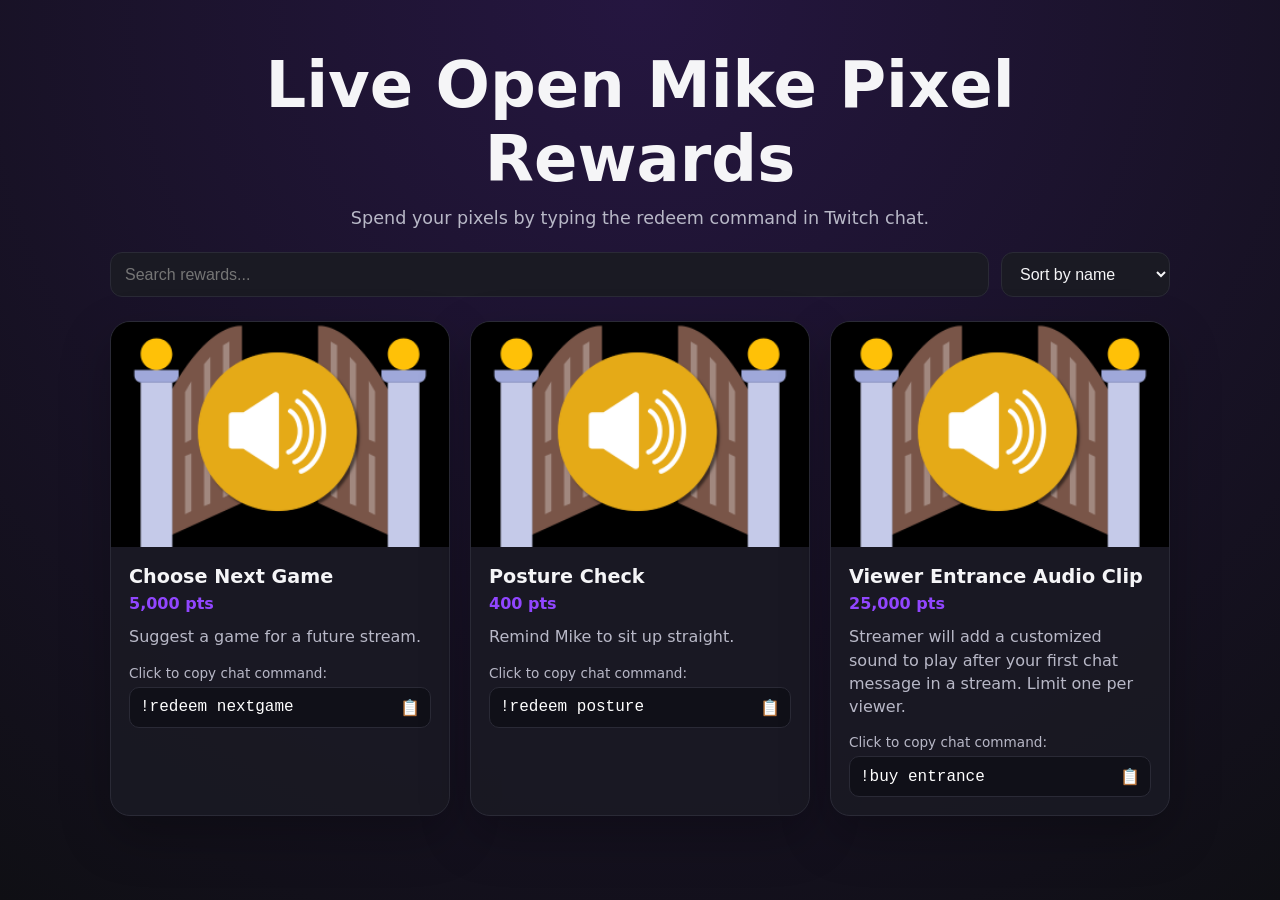
<file: index.html>
<!doctype html>
<html lang="en">
<head>
  <meta charset="utf-8" />
  <meta name="viewport" content="width=device-width, initial-scale=1" />
  <title>Stream Rewards</title>
  <style>
    :root {
      --bg: #0f0f14;
      --card: #1a1a23;
      --text: #f5f5f7;
      --muted: #b8b8c7;
      --accent: #9146ff;
      --border: #2a2a36;
    }

    * {
      box-sizing: border-box;
    }

    body {
      margin: 0;
      font-family: system-ui, -apple-system, BlinkMacSystemFont, "Segoe UI", sans-serif;
      background: radial-gradient(circle at top, #251640, var(--bg));
      color: var(--text);
      min-height: 100vh;
    }

    header {
      max-width: 1100px;
      margin: 0 auto;
      padding: 48px 20px 24px;
      text-align: center;
    }

    h1 {
      margin: 0 0 12px;
      font-size: clamp(2rem, 5vw, 4rem);
    }

    .subtitle {
      margin: 0;
      color: var(--muted);
      font-size: 1.1rem;
    }

    .toolbar {
      max-width: 1100px;
      margin: 0 auto 24px;
      padding: 0 20px;
      display: flex;
      gap: 12px;
      flex-wrap: wrap;
    }

    input, select {
      background: var(--card);
      color: var(--text);
      border: 1px solid var(--border);
      border-radius: 12px;
      padding: 12px 14px;
      font-size: 1rem;
    }

    input {
      flex: 1;
      min-width: 220px;
    }

    main {
      max-width: 1100px;
      margin: 0 auto;
      padding: 0 20px 48px;
      display: grid;
      grid-template-columns: repeat(auto-fill, minmax(280px, 1fr));
      gap: 20px;
    }

    .card {
      background: rgba(26, 26, 35, 0.92);
      border: 1px solid var(--border);
      border-radius: 20px;
      overflow: hidden;
      box-shadow: 0 20px 50px rgba(0,0,0,0.25);
    }

    .card img {
      width: 100%;
      aspect-ratio: 3 / 2;
      object-fit: cover;
      display: block;
      background: #222;
    }

    .card-body {
      padding: 18px;
    }

.name-row {
  margin-bottom: 6px;
}

    h2 {
      margin: 0;
      font-size: 1.2rem;
    }

.cost {
  display: inline-block;
  color: var(--accent);
  font-weight: 800;
  margin-bottom: 12px;
}

    .description {
      color: var(--muted);
      line-height: 1.45;
      margin: 0 0 16px;
    }

    .command-label {
      color: var(--muted);
      font-size: 0.85rem;
      margin-bottom: 6px;
    }

    .command-box {
  width: 100%;
  display: flex;
  align-items: center;
  justify-content: space-between;
  gap: 10px;
  background: #101018;
  border: 1px solid var(--border);
  border-radius: 10px;
  padding: 10px;
  color: #fff;
  cursor: pointer;
  font: inherit;
  text-align: left;
}

.command-box code {
  background: transparent;
  border: 0;
  padding: 0;
  color: #fff;
  overflow-wrap: anywhere;
  font-family: ui-monospace, SFMono-Regular, Menlo, Monaco, Consolas, "Liberation Mono", monospace;
}

.copy-icon {
  flex: 0 0 auto;
  color: var(--muted);
  font-size: 1rem;
}

.command-box:hover {
  border-color: var(--accent);
}

.command-box.copied {
  border-color: var(--accent);
}

    code {
      display: block;
      background: #101018;
      border: 1px solid var(--border);
      border-radius: 10px;
      padding: 10px;
      color: #fff;
      overflow-wrap: anywhere;
    }

    .empty {
      grid-column: 1 / -1;
      text-align: center;
      color: var(--muted);
      padding: 40px;
    }
  </style>
</head>
<body>
  <header>
    <h1>Live Open Mike Pixel Rewards</h1>
    <p class="subtitle">Spend your pixels by typing the redeem command in Twitch chat.</p>
  </header>

  <section class="toolbar">
    <input id="search" type="search" placeholder="Search rewards..." />
    <select id="sort">
      <option value="name">Sort by name</option>
      <option value="cost-low">Cost: low to high</option>
      <option value="cost-high">Cost: high to low</option>
    </select>
  </section>

  <main id="rewards"></main>

  <script>
    const rewardsEl = document.querySelector("#rewards");
    const searchEl = document.querySelector("#search");
    const sortEl = document.querySelector("#sort");

    let rewards = [];

    async function loadRewards() {
      const response = await fetch("rewards.json");
      rewards = await response.json();
      renderRewards();
    }

    function renderRewards() {
      const query = searchEl.value.toLowerCase().trim();
      const sort = sortEl.value;

      let visibleRewards = rewards.filter((reward) => {
        return (
          reward.name.toLowerCase().includes(query) ||
          reward.description.toLowerCase().includes(query) ||
          reward.command.toLowerCase().includes(query)
        );
      });

      visibleRewards.sort((a, b) => {
        if (sort === "cost-low") return a.cost - b.cost;
        if (sort === "cost-high") return b.cost - a.cost;
        return a.name.localeCompare(b.name);
      });

      if (visibleRewards.length === 0) {
        rewardsEl.innerHTML = `<div class="empty">No rewards found.</div>`;
        return;
      }

      rewardsEl.innerHTML = visibleRewards.map((reward) => `
        <article class="card">
          <img src="${reward.thumbnail}" alt="${reward.name}">
          <div class="card-body">
<div class="name-row">
  <h2>${reward.name}</h2>
</div>
<div class="cost">${reward.cost.toLocaleString()} pts</div>
<p class="description">${reward.description}</p>
<div class="command-label">Click to copy chat command:</div>
<button class="command-box" type="button" data-command="${reward.command}">
  <code>${reward.command}</code>
  <span class="copy-icon" aria-hidden="true">📋</span>
</button>
          </div>
        </article>
      `).join("");
    }

    searchEl.addEventListener("input", renderRewards);
    sortEl.addEventListener("change", renderRewards);

    rewardsEl.addEventListener("click", async (event) => {
  const button = event.target.closest(".command-box");
  if (!button) return;

  const command = button.dataset.command;

  try {
    await navigator.clipboard.writeText(command);

    const icon = button.querySelector(".copy-icon");
    const originalIcon = icon.textContent;

    icon.textContent = "✅";
    button.classList.add("copied");

    setTimeout(() => {
      icon.textContent = originalIcon;
      button.classList.remove("copied");
    }, 1200);
  } catch (error) {
    alert(`Copy this command: ${command}`);
  }
});

    loadRewards();
  </script>
</body>
</html>
</file>
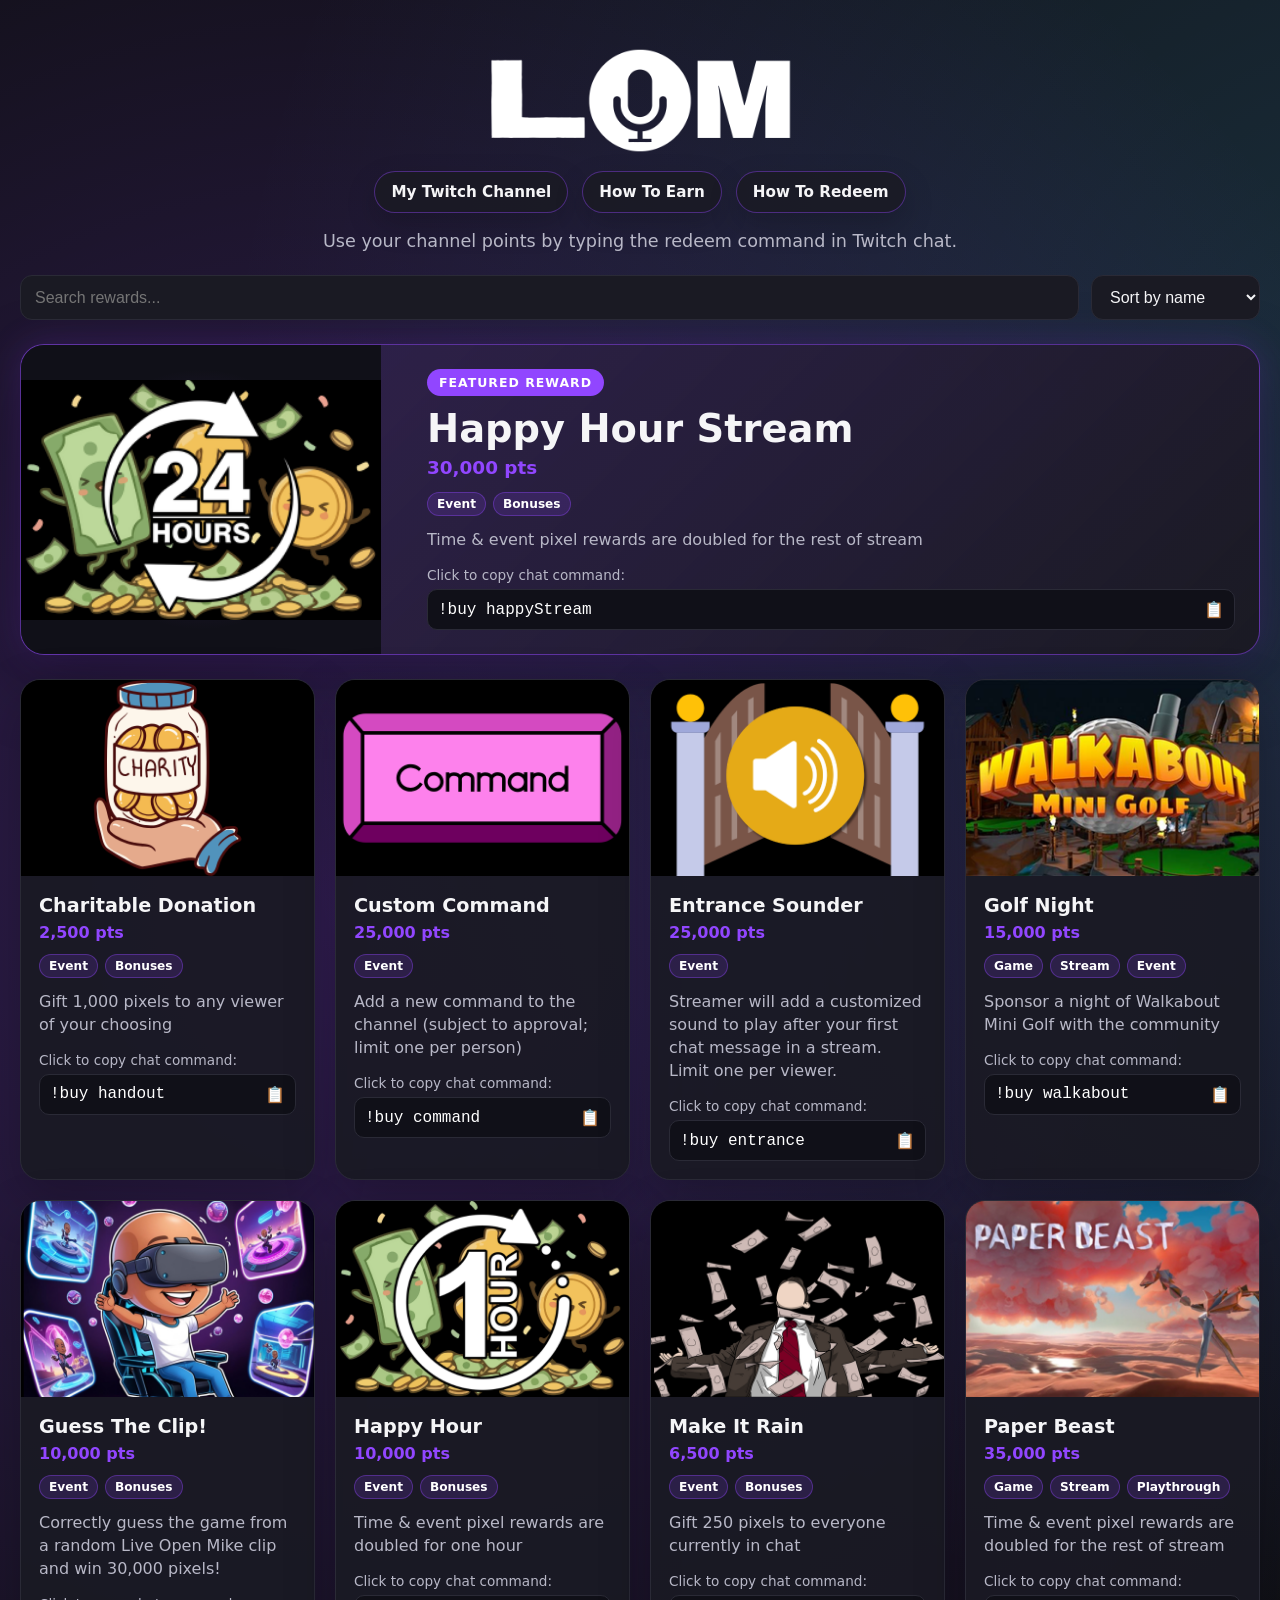
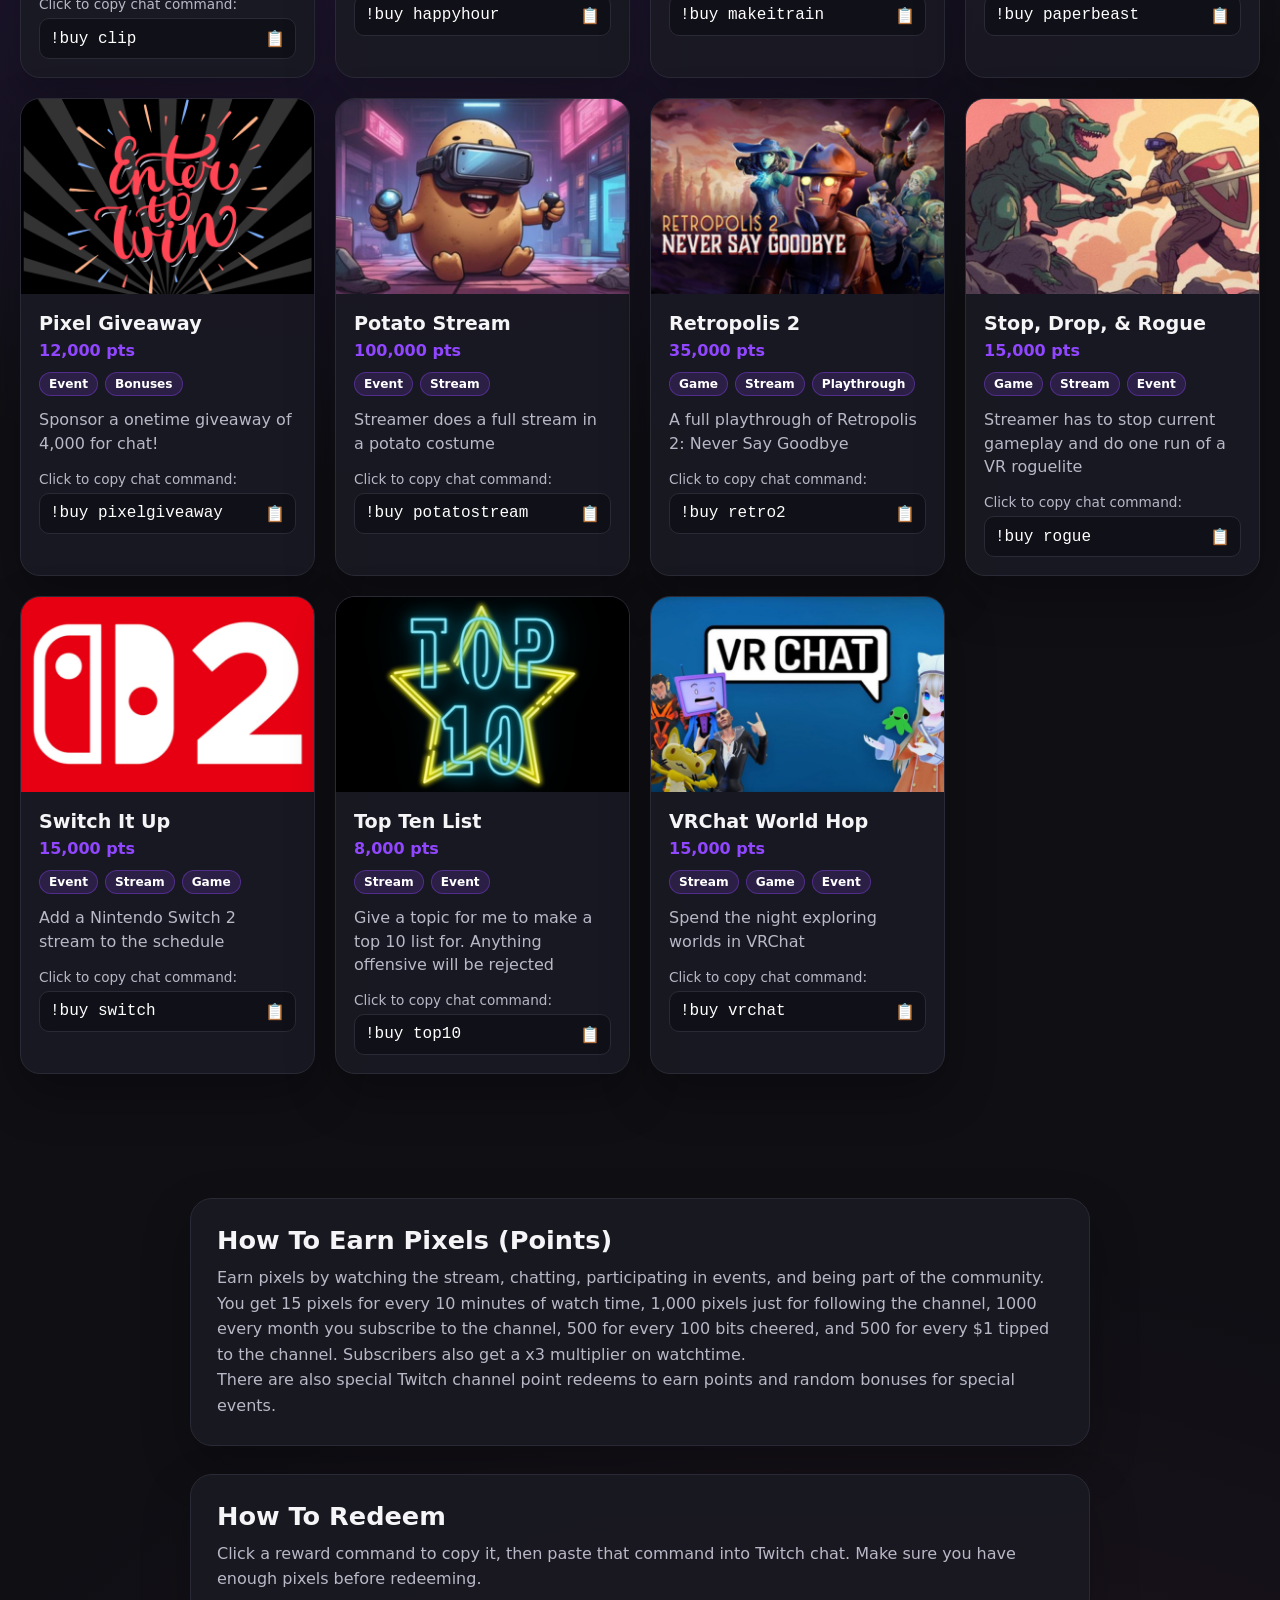
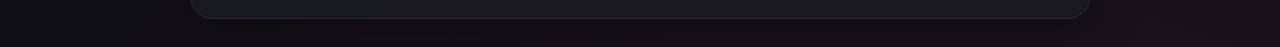
<file: store/index.html>
<!doctype html>
<html lang="en">
<head>
  <meta charset="utf-8" />
  <meta name="viewport" content="width=device-width, initial-scale=1" />
  <title>Live Open Mike Twitch Rewards</title>
  <link rel="stylesheet" href="css/styles.css">
</head>
  
<body>
  <header>
    <img src="images/LOGO-lom-initials-new.png" alt="Live Open Mike Rewards" class="site-logo">

  <nav class="header-links" aria-label="Store navigation">
    <a href="https://www.twitch.tv/liveopenmike" target="_blank" rel="noopener noreferrer">
      My Twitch Channel
    </a>
    <a href="#how-to-earn">
      How To Earn
    </a>
    <a href="#how-to-redeem">
      How To Redeem
    </a>
  </nav>
      <p class="subtitle">Use your channel points by typing the redeem command in Twitch chat.</p>
  </header>

  <section class="toolbar">
    <input id="search" type="search" placeholder="Search rewards..." />
    <select id="sort">
      <option value="name">Sort by name</option>
      <option value="cost-low">Cost: low to high</option>
      <option value="cost-high">Cost: high to low</option>
    </select>
  </section>

<section id="featuredReward" class="featured-section"></section>

<main id="rewards"></main>

<div id="toast" class="toast" role="status" aria-live="polite"></div>
  
<main id="rewards"></main>

<section id="how-to-earn" class="info-section">
  <h2>How To Earn Pixels (Points)</h2>
  <p>Earn pixels by watching the stream, chatting, participating in events, and being part of the community.</p>
  <p>You get 15 pixels for every 10 minutes of watch time, 1,000 pixels just for following the channel, 1000 every month you subscribe to the channel,
    500 for every 100 bits cheered, and 500 for every $1 tipped to the channel. Subscribers also get a x3 multiplier on watchtime.</p>    

    <p>There are also special Twitch channel point redeems to earn points and random bonuses for special events.</p>
</section>

<section id="how-to-redeem" class="info-section">
  <h2>How To Redeem</h2>
  <p>
    Click a reward command to copy it, then paste that command into Twitch chat. Make sure you have enough pixels before redeeming.
  </p>
</section>
  
<script src="js/rewards.js"></script>  

</body>
</html>
</file>
<file: store/css/styles.css>
:root {
      --bg: #0f0f14;
      --card: #1a1a23;
      --text: #f5f5f7;
      --muted: #b8b8c7;
      --accent: #9146ff;
      --border: #2a2a36;
    }

    * {
      box-sizing: border-box;
    }

    body {
      margin: 0;
      font-family: system-ui, -apple-system, BlinkMacSystemFont, "Segoe UI", sans-serif;
      background:
        radial-gradient(circle at 20% 20%, rgba(145, 70, 255, 0.28), transparent 30%),
        radial-gradient(circle at 80% 10%, rgba(80, 200, 255, 0.18), transparent 28%),
        radial-gradient(circle at 50% 90%, rgba(255, 90, 180, 0.12), transparent 30%),
        #0f0f14;
      background-size: 140% 140%;
      animation: backgroundShift 16s ease-in-out infinite alternate;
      color: var(--text);
      min-height: 100vh;
    }

    @keyframes backgroundShift {
      0% {
        background-position: 0% 0%;
      }

      100% {
        background-position: 100% 100%;
      }
    }

    header {
      max-width: 1400px;
      margin: 0 auto;
      padding: 48px 20px 24px;
      text-align: center;
    }

    h1 {
      margin: 0 0 12px;
      font-size: clamp(2rem, 5vw, 4rem);
    }

    .subtitle {
      margin: 0;
      color: var(--muted);
      font-size: 1.1rem;
    }

    .toolbar {
      max-width: 1400px;
      margin: 0 auto 24px;
      padding: 0 20px;
      display: flex;
      gap: 12px;
      flex-wrap: wrap;
    }

    input, select {
      background: var(--card);
      color: var(--text);
      border: 1px solid var(--border);
      border-radius: 12px;
      padding: 12px 14px;
      font-size: 1rem;
    }

    input {
      flex: 1;
      min-width: 220px;
    }

    main {
      max-width: 1400px;
      margin: 0 auto;
      padding: 0 20px 48px;
      display: grid;
      grid-template-columns: repeat(auto-fill, minmax(280px, 1fr));
      gap: 20px;
    }

    .card {
      background: rgba(26, 26, 35, 0.92);
      border: 1px solid var(--border);
      border-radius: 20px;
      overflow: hidden;
      box-shadow: 0 20px 50px rgba(0,0,0,0.25);
      transition: transform 0.18s ease, box-shadow 0.18s ease, border-color 0.18s ease;
    }

    .card img {
      width: 100%;
      aspect-ratio: 3 / 2;
      object-fit: cover;
      display: block;
      background: #222;
        transition: transform 0.25s ease;
    }

.card:hover {
  transform: translateY(-6px);
  border-color: var(--accent);
  box-shadow:
    0 26px 60px rgba(0,0,0,0.35),
    0 0 24px rgba(145, 70, 255, 0.25);
}

.card:hover img {
  transform: scale(1.04);
}

.card:hover .command-box {
  border-color: var(--accent);
}    

    .card-body {
      padding: 18px;
    }

.name-row {
  margin-bottom: 6px;
}

    h2 {
      margin: 0;
      font-size: 1.2rem;
    }

.cost {
  display: inline-block;
  color: var(--accent);
  font-weight: 800;
  margin-bottom: 12px;
}

    .description {
      color: var(--muted);
      line-height: 1.45;
      margin: 0 0 16px;
    }

    .command-label {
      color: var(--muted);
      font-size: 0.85rem;
      margin-bottom: 6px;
    }

    .command-box {
  width: 100%;
  display: flex;
  align-items: center;
  justify-content: space-between;
  gap: 10px;
  background: #101018;
  border: 1px solid var(--border);
  border-radius: 10px;
  padding: 10px;
  color: #fff;
  cursor: pointer;
  font: inherit;
  text-align: left;
}

.command-box code {
  background: transparent;
  border: 0;
  padding: 0;
  color: #fff;
  overflow-wrap: anywhere;
  font-family: ui-monospace, SFMono-Regular, Menlo, Monaco, Consolas, "Liberation Mono", monospace;
}

.copy-icon {
  flex: 0 0 auto;
  color: var(--muted);
  font-size: 1rem;
}

.command-box:hover {
  border-color: var(--accent);
}

.command-box.copied {
  border-color: var(--accent);
}

    code {
      display: block;
      background: #101018;
      border: 1px solid var(--border);
      border-radius: 10px;
      padding: 10px;
      color: #fff;
      overflow-wrap: anywhere;
    }

    .empty {
      grid-column: 1 / -1;
      text-align: center;
      color: var(--muted);
      padding: 40px;
    }
    
    .site-logo {
      max-width: min(420px, 90vw);
      height: auto;
      display: block;
      margin: 0 auto 18px;
    }

    .header-links {
      display: flex;
      justify-content: center;
      align-items: center;
      gap: 14px;
      flex-wrap: wrap;
      margin: 12px auto 18px;
    }

  .header-links a {
      display: inline-flex;
      align-items: center;
      justify-content: center;
      min-height: 42px;
      padding: 10px 16px;
      background: rgba(26, 26, 35, 0.82);
      border: 1px solid rgba(145, 70, 255, 0.42);
      border-radius: 999px;
      color: var(--text);
      text-decoration: none;
      font-weight: 800;
      font-size: 0.95rem;
      box-shadow: 0 12px 30px rgba(0,0,0,0.18);
      transition:
        transform 0.18s ease,
        border-color 0.18s ease,
        background 0.18s ease,
        box-shadow 0.18s ease;
  }

  .header-links a:hover,
  .header-links a:focus-visible {
      transform: translateY(-3px);
      border-color: var(--accent);
      background: rgba(145, 70, 255, 0.22);
      box-shadow:
        0 18px 40px rgba(0,0,0,0.28),
        0 0 20px rgba(145, 70, 255, 0.22);
  }

  .header-links a:focus-visible {
      outline: 3px solid rgba(145, 70, 255, 0.45);
      outline-offset: 3px;
  }

  @media (max-width: 560px) {
      .header-links {
        gap: 10px;
      }

    .header-links a {
        width: 100%;
        max-width: 320px;
    }
}
    .info-section {
      max-width: 900px;
      margin: 28px auto;
      padding: 26px;
      background: rgba(26, 26, 35, 0.88);
      border: 1px solid var(--border);
      border-radius: 22px;
      box-shadow: 0 20px 50px rgba(0,0,0,0.22);
    }

    .info-section h2 {
      margin: 0 0 10px;
      font-size: 1.6rem;
    }

    .info-section p {
      margin: 0;
      color: var(--muted);
      line-height: 1.6;
    }

    .featured-section {
  max-width: 1400px;
  margin: 0 auto 24px;
  padding: 0 20px;
}

.featured-card {
  display: grid;
  grid-template-columns: minmax(220px, 360px) 1fr;
  gap: 22px;
  align-items: stretch;
  background:
    linear-gradient(135deg, rgba(145, 70, 255, 0.22), rgba(26, 26, 35, 0.96)),
    rgba(26, 26, 35, 0.96);
  border: 1px solid rgba(145, 70, 255, 0.5);
  border-radius: 24px;
  overflow: hidden;
  box-shadow:
    0 26px 70px rgba(0,0,0,0.35),
    0 0 34px rgba(145, 70, 255, 0.22);
}

.featured-card img {
  width: 100%;
  height: 100%;
  min-height: 230px;
  object-fit: contain;
  display: block;
  background:
    radial-gradient(circle at center, rgba(145, 70, 255, 0.22), transparent 55%),
    #101018;
}

.featured-content {
  padding: 24px;
  display: flex;
  flex-direction: column;
  justify-content: center;
}

.featured-kicker {
  width: fit-content;
  margin-bottom: 10px;
  background: var(--accent);
  color: #fff;
  border-radius: 999px;
  padding: 6px 12px;
  font-size: 0.78rem;
  font-weight: 900;
  letter-spacing: 0.08em;
  text-transform: uppercase;
}

.featured-title {
  margin: 0 0 6px;
  font-size: clamp(1.6rem, 4vw, 2.4rem);
}

.featured-cost {
  color: var(--accent);
  font-weight: 900;
  font-size: 1.15rem;
  margin-bottom: 14px;
}

.tags {
  display: flex;
  flex-wrap: wrap;
  gap: 7px;
  margin-bottom: 12px;
}

.tag {
  display: inline-flex;
  align-items: center;
  width: fit-content;
  background: rgba(145, 70, 255, 0.16);
  border: 1px solid rgba(145, 70, 255, 0.38);
  color: #fff;
  border-radius: 999px;
  padding: 4px 9px;
  font-size: 0.76rem;
  font-weight: 700;
}

.card .tags {
  margin-bottom: 12px;
}

.toast {
  position: fixed;
  left: 50%;
  bottom: 24px;
  transform: translateX(-50%) translateY(20px);
  opacity: 0;
  pointer-events: none;
  background: rgba(20, 20, 28, 0.96);
  border: 1px solid rgba(145, 70, 255, 0.55);
  color: #fff;
  border-radius: 999px;
  padding: 12px 18px;
  box-shadow:
    0 20px 50px rgba(0,0,0,0.35),
    0 0 24px rgba(145, 70, 255, 0.25);
  font-weight: 800;
  z-index: 50;
  transition: opacity 0.2s ease, transform 0.2s ease;
}

.toast.show {
  opacity: 1;
  transform: translateX(-50%) translateY(0);
}

@media (max-width: 760px) {
  .featured-card {
    grid-template-columns: 1fr;
  }

  .featured-card img {
    min-height: 190px;
  }
}
</file>
